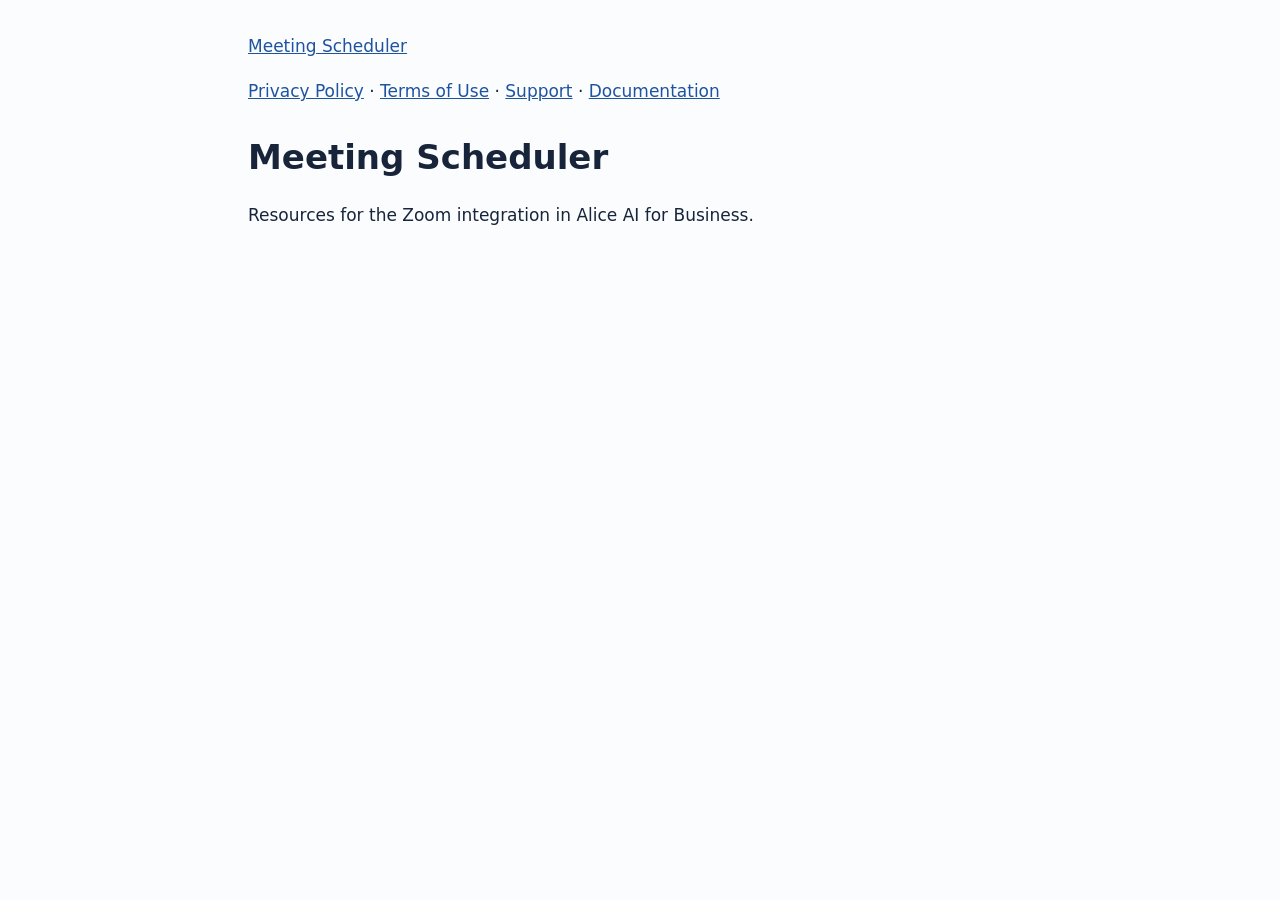
<file: index.html>
<!doctype html><html lang="en"><meta charset="utf-8"><meta name="viewport" content="width=device-width, initial-scale=1"><title>Meeting Scheduler | Meeting Scheduler</title><link rel="stylesheet" href="/style.css"><body><nav><a href="/">Meeting Scheduler</a><p><a href="/privacy/">Privacy Policy</a> · <a href="/terms/">Terms of
Use</a> · <a href="/support/">Support</a> · <a
href="/docs/">Documentation</a></p>
</nav><main><h1 id="meeting-scheduler">Meeting Scheduler</h1>
<p>Resources for the Zoom integration in Alice AI for Business.</p>
</main></body></html>
</file>
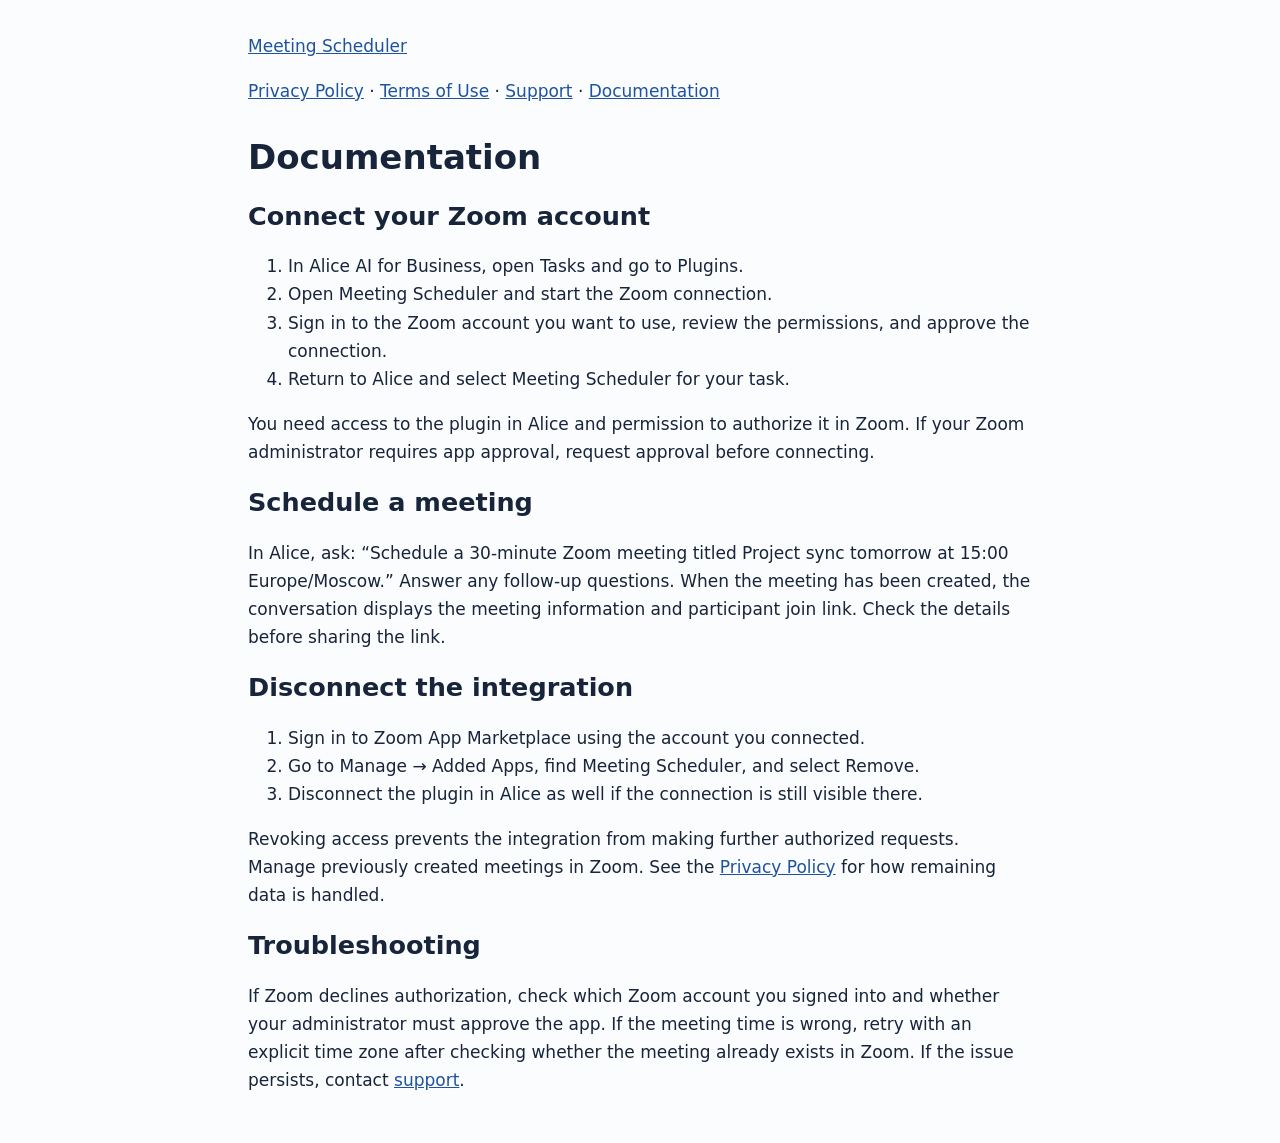
<file: docs/index.html>
<!doctype html><html lang="en"><meta charset="utf-8"><meta name="viewport" content="width=device-width, initial-scale=1"><title>Documentation | Meeting Scheduler</title><link rel="stylesheet" href="/style.css"><body><nav><a href="/">Meeting Scheduler</a><p><a href="/privacy/">Privacy Policy</a> · <a href="/terms/">Terms of
Use</a> · <a href="/support/">Support</a> · <a
href="/docs/">Documentation</a></p>
</nav><main><h1 id="documentation">Documentation</h1>
<h2 id="connect-your-zoom-account">Connect your Zoom account</h2>
<ol type="1">
<li>In Alice AI for Business, open Tasks and go to Plugins.</li>
<li>Open Meeting Scheduler and start the Zoom connection.</li>
<li>Sign in to the Zoom account you want to use, review the permissions,
and approve the connection.</li>
<li>Return to Alice and select Meeting Scheduler for your task.</li>
</ol>
<p>You need access to the plugin in Alice and permission to authorize it
in Zoom. If your Zoom administrator requires app approval, request
approval before connecting.</p>
<h2 id="schedule-a-meeting">Schedule a meeting</h2>
<p>In Alice, ask: “Schedule a 30-minute Zoom meeting titled Project sync
tomorrow at 15:00 Europe/Moscow.” Answer any follow-up questions. When
the meeting has been created, the conversation displays the meeting
information and participant join link. Check the details before sharing
the link.</p>
<h2 id="disconnect-the-integration">Disconnect the integration</h2>
<ol type="1">
<li>Sign in to Zoom App Marketplace using the account you
connected.</li>
<li>Go to Manage → Added Apps, find Meeting Scheduler, and select
Remove.</li>
<li>Disconnect the plugin in Alice as well if the connection is still
visible there.</li>
</ol>
<p>Revoking access prevents the integration from making further
authorized requests. Manage previously created meetings in Zoom. See the
<a href="/privacy/">Privacy Policy</a> for how remaining data is
handled.</p>
<h2 id="troubleshooting">Troubleshooting</h2>
<p>If Zoom declines authorization, check which Zoom account you signed
into and whether your administrator must approve the app. If the meeting
time is wrong, retry with an explicit time zone after checking whether
the meeting already exists in Zoom. If the issue persists, contact <a
href="/support/">support</a>.</p>
</main></body></html>
</file>
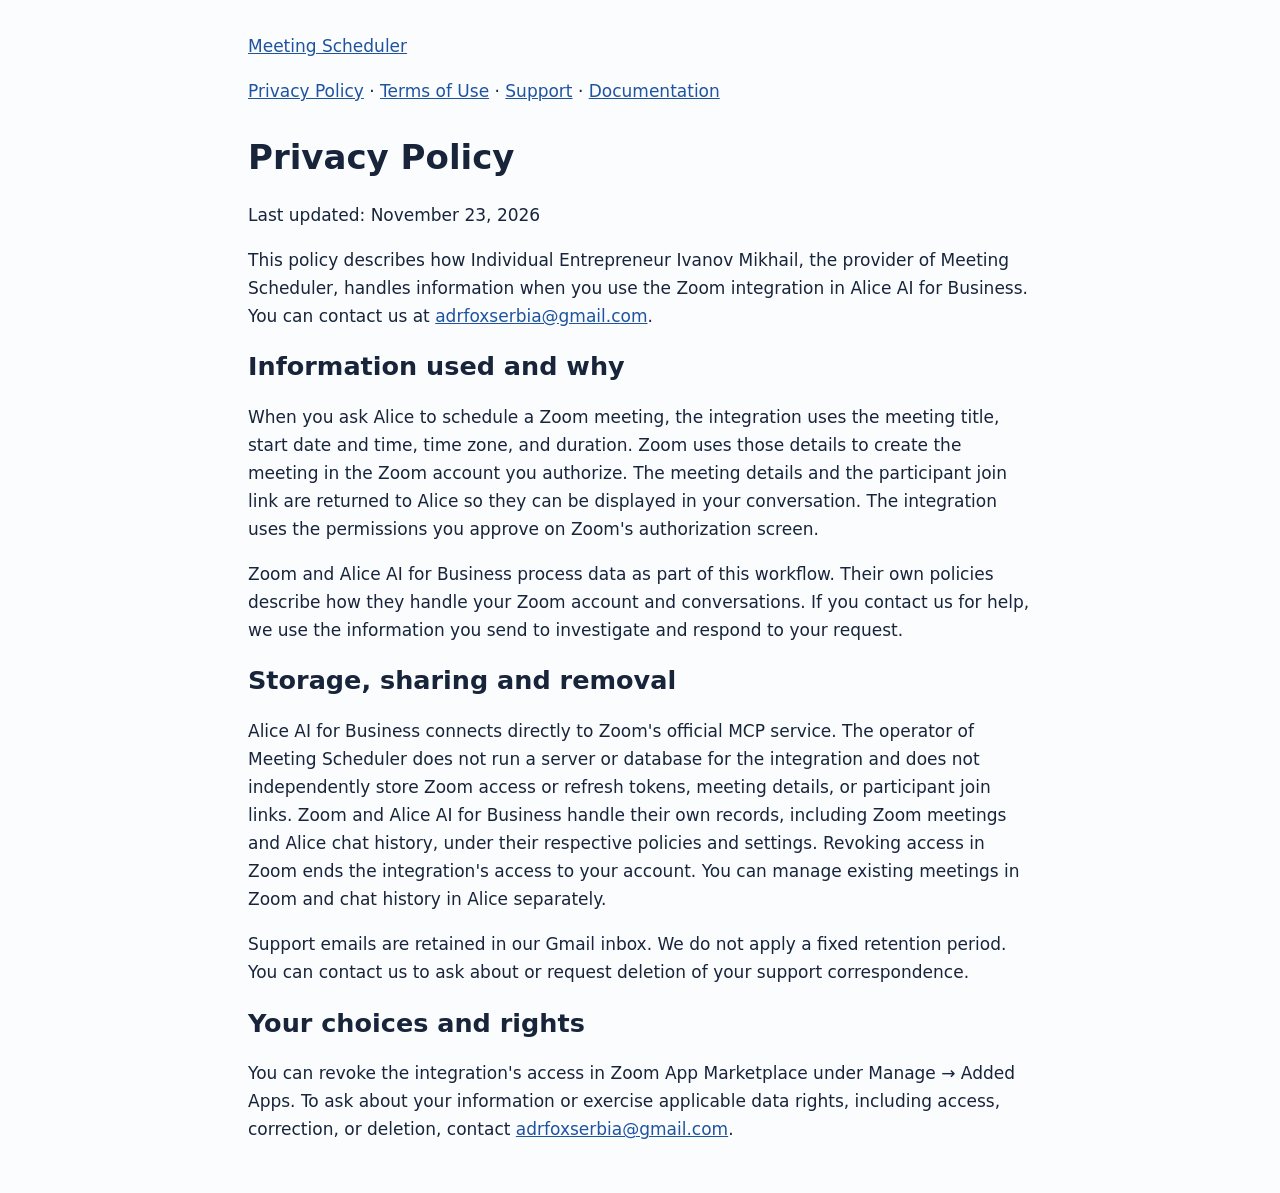
<file: privacy/index.html>
<!doctype html><html lang="en"><meta charset="utf-8"><meta name="viewport" content="width=device-width, initial-scale=1"><title>Privacy Policy | Meeting Scheduler</title><link rel="stylesheet" href="/style.css"><body><nav><a href="/">Meeting Scheduler</a><p><a href="/privacy/">Privacy Policy</a> · <a href="/terms/">Terms of
Use</a> · <a href="/support/">Support</a> · <a
href="/docs/">Documentation</a></p>
</nav><main><h1 id="privacy-policy">Privacy Policy</h1>
<p>Last updated: November 23, 2026</p>
<p>This policy describes how Individual Entrepreneur Ivanov Mikhail, the
provider of Meeting Scheduler, handles information when you use the Zoom
integration in Alice AI for Business. You can contact us at <a
href="mailto:adrfoxserbia@gmail.com">adrfoxserbia@gmail.com</a>.</p>
<h2 id="information-used-and-why">Information used and why</h2>
<p>When you ask Alice to schedule a Zoom meeting, the integration uses
the meeting title, start date and time, time zone, and duration. Zoom
uses those details to create the meeting in the Zoom account you
authorize. The meeting details and the participant join link are
returned to Alice so they can be displayed in your conversation. The
integration uses the permissions you approve on Zoom's authorization
screen.</p>
<p>Zoom and Alice AI for Business process data as part of this workflow.
Their own policies describe how they handle your Zoom account and
conversations. If you contact us for help, we use the information you
send to investigate and respond to your request.</p>
<h2 id="storage-sharing-and-removal">Storage, sharing and removal</h2>
<p>Alice AI for Business connects directly to Zoom's official MCP
service. The operator of Meeting Scheduler does not run a server or
database for the integration and does not independently store Zoom
access or refresh tokens, meeting details, or participant join links.
Zoom and Alice AI for Business handle their own records, including Zoom
meetings and Alice chat history, under their respective policies and
settings. Revoking access in Zoom ends the integration's access to your
account. You can manage existing meetings in Zoom and chat history in
Alice separately.</p>
<p>Support emails are retained in our Gmail inbox. We do not apply a
fixed retention period. You can contact us to ask about or request
deletion of your support correspondence.</p>
<h2 id="your-choices-and-rights">Your choices and rights</h2>
<p>You can revoke the integration's access in Zoom App Marketplace under
Manage → Added Apps. To ask about your information or exercise
applicable data rights, including access, correction, or deletion,
contact <a
href="mailto:adrfoxserbia@gmail.com">adrfoxserbia@gmail.com</a>.</p>
</main></body></html>
</file>
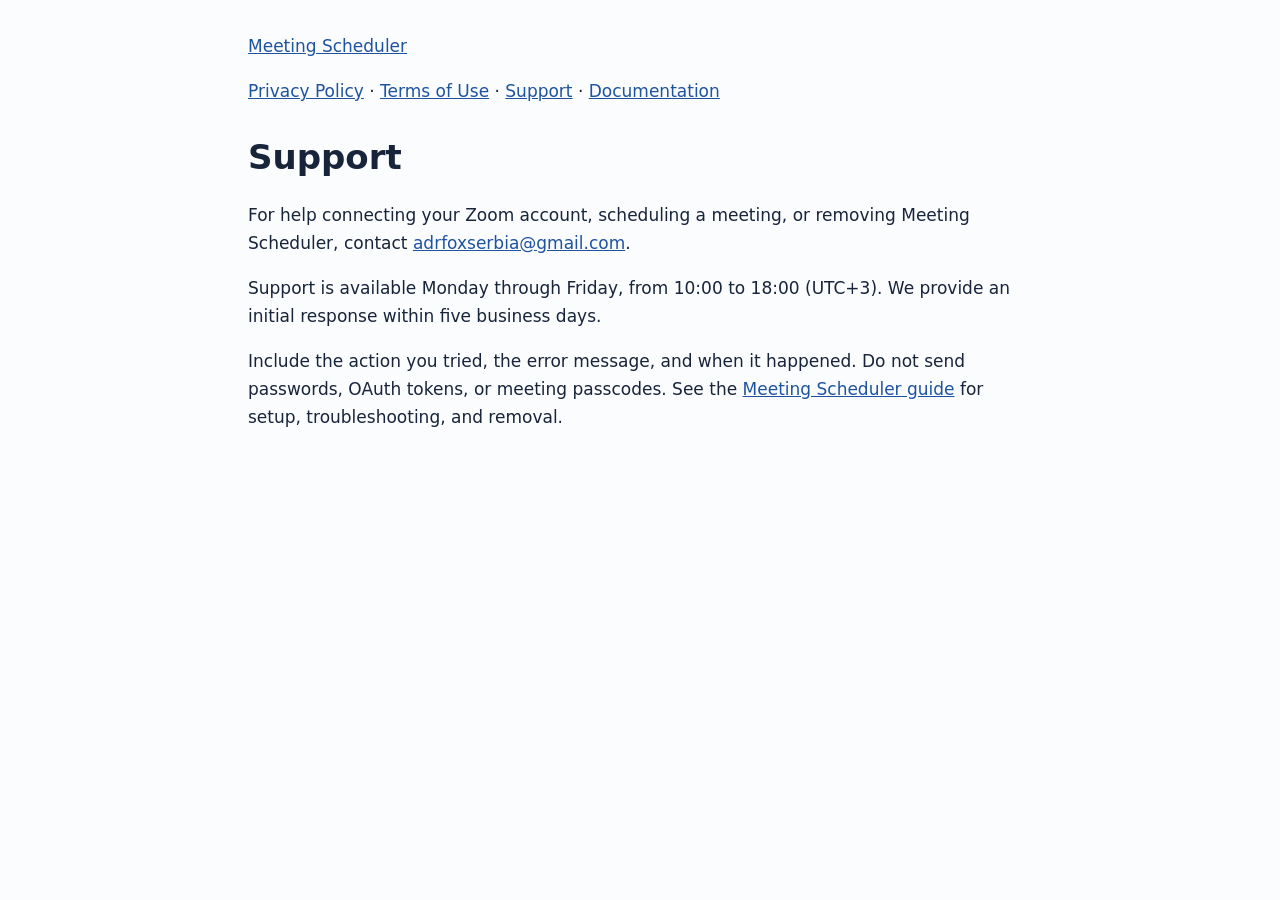
<file: support/index.html>
<!doctype html><html lang="en"><meta charset="utf-8"><meta name="viewport" content="width=device-width, initial-scale=1"><title>Support | Meeting Scheduler</title><link rel="stylesheet" href="/style.css"><body><nav><a href="/">Meeting Scheduler</a><p><a href="/privacy/">Privacy Policy</a> · <a href="/terms/">Terms of
Use</a> · <a href="/support/">Support</a> · <a
href="/docs/">Documentation</a></p>
</nav><main><h1 id="support">Support</h1>
<p>For help connecting your Zoom account, scheduling a meeting, or
removing Meeting Scheduler, contact <a
href="mailto:adrfoxserbia@gmail.com">adrfoxserbia@gmail.com</a>.</p>
<p>Support is available Monday through Friday, from 10:00 to 18:00
(UTC+3). We provide an initial response within five business days.</p>
<p>Include the action you tried, the error message, and when it
happened. Do not send passwords, OAuth tokens, or meeting passcodes. See
the <a href="/docs/">Meeting Scheduler guide</a> for setup,
troubleshooting, and removal.</p>
</main></body></html>
</file>
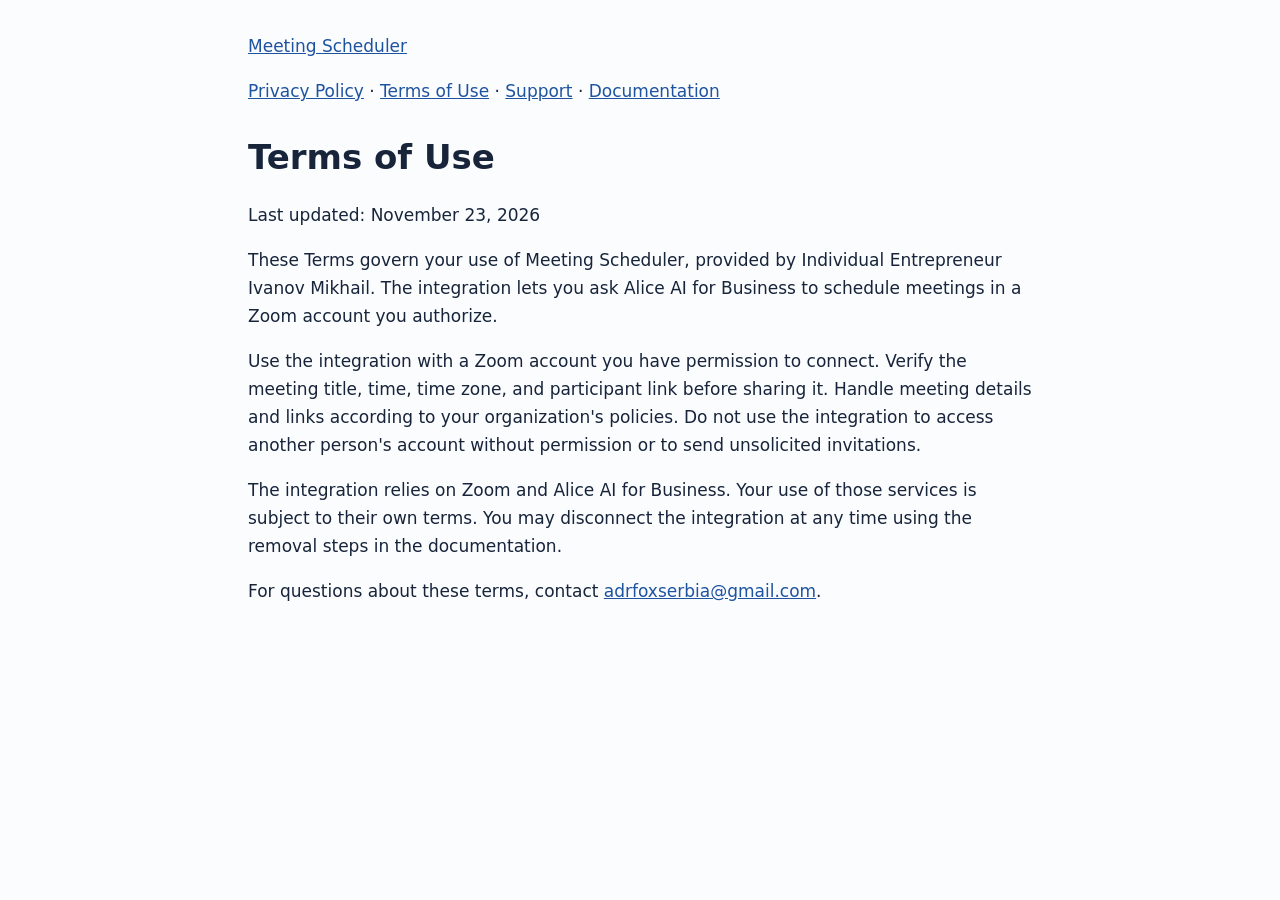
<file: terms/index.html>
<!doctype html><html lang="en"><meta charset="utf-8"><meta name="viewport" content="width=device-width, initial-scale=1"><title>Terms of Use | Meeting Scheduler</title><link rel="stylesheet" href="/style.css"><body><nav><a href="/">Meeting Scheduler</a><p><a href="/privacy/">Privacy Policy</a> · <a href="/terms/">Terms of
Use</a> · <a href="/support/">Support</a> · <a
href="/docs/">Documentation</a></p>
</nav><main><h1 id="terms-of-use">Terms of Use</h1>
<p>Last updated: November 23, 2026</p>
<p>These Terms govern your use of Meeting Scheduler, provided by
Individual Entrepreneur Ivanov Mikhail. The integration lets you ask
Alice AI for Business to schedule meetings in a Zoom account you
authorize.</p>
<p>Use the integration with a Zoom account you have permission to
connect. Verify the meeting title, time, time zone, and participant link
before sharing it. Handle meeting details and links according to your
organization's policies. Do not use the integration to access another
person's account without permission or to send unsolicited
invitations.</p>
<p>The integration relies on Zoom and Alice AI for Business. Your use of
those services is subject to their own terms. You may disconnect the
integration at any time using the removal steps in the
documentation.</p>
<p>For questions about these terms, contact <a
href="mailto:adrfoxserbia@gmail.com">adrfoxserbia@gmail.com</a>.</p>
</main></body></html>
</file>
<file: style.css>
*{box-sizing:border-box}body{font:17px/1.65 system-ui,sans-serif;color:#17243a;background:#fbfcfe;margin:0 auto;padding:2rem 1.5rem;max-width:52rem}a{color:#1e53a0}nav{margin:0 0 2rem}h1,h2,h3{line-height:1.2}footer{margin-top:2rem}
</file>
